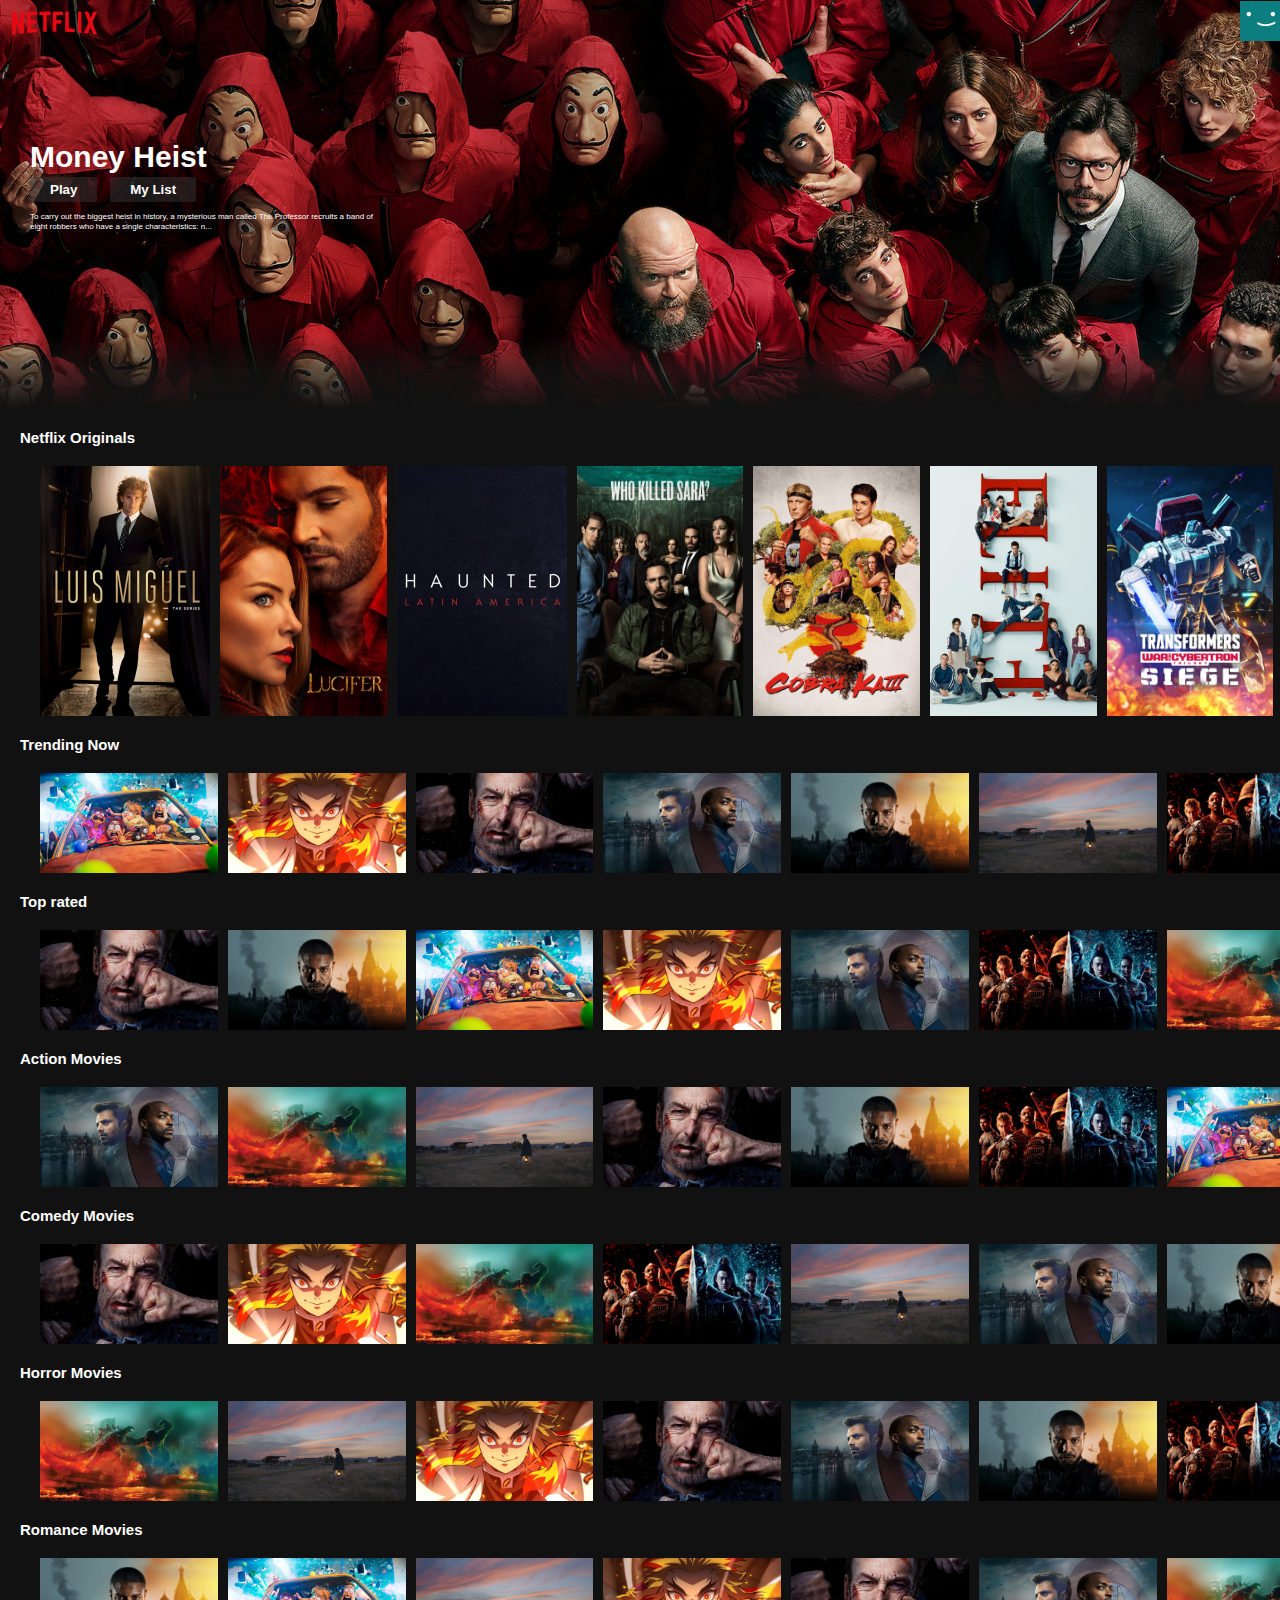
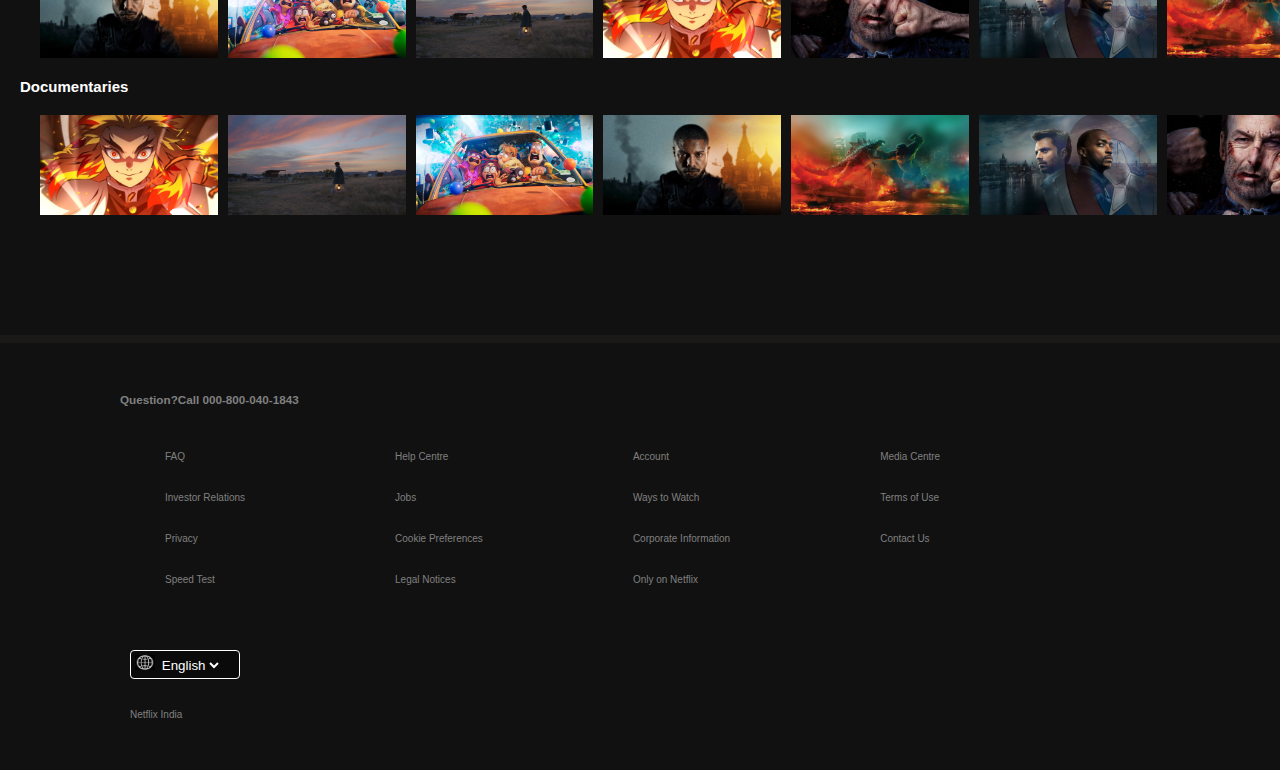
<file: mainpage.html>
<!DOCTYPE html>
<html lang="en">
<head>
    <meta charset="UTF-8">
    <meta http-equiv="X-UA-Compatible" content="IE=edge">
    <meta name="viewport" content="width=device-width, initial-scale=1.0">
    <link rel="stylesheet" href="mainstyle.css">
    <link rel="icon" href="pix/netflix-logo-png-2616.png">
    <title>Netflix India- Watch TV shows Online, Watch Movies Online</title>
</head>
<body>
    <div class="navbar" id="nav">
        <img src="pix2/netflix-logo.png" alt="" class="nav_logo">
        <img src="pix2/netflix-avatar.png" alt="" class="nav_avatar">
    </div>
    <div class="nav_fade">
        
    </div>
    <!-- header -->
    <div class="banner">
        <div class="banner_contents">
            <h1 class="banner_title">Money Heist</h1>
            <div class="banner_buttons">
                <button class="banner_button">Play</button>
                <button class="banner_button">My List</button>
            </div>
            <div class="banner_description">
                To carry out the biggest heist in history, a mysterious man called The Professor 
                recruits a band of eight robbers who have a single characteristics: n...
            </div>
        </div>
        <div class="banner-fadeBottom">
             
        </div>
    </div>

    <!-- Netflix Originals -->
    <div class="row">
        <h2>Netflix Originals</h2>
        <div class="row_posters">
            <img src="pix2/large-movie1.jpg" alt="" class="row_poster row_posterlarge">
            <img src="pix2/large-movie2.jpg" alt="" class="row_poster row_posterlarge">
            <img src="pix2/large-movie3.jpg" alt="" class="row_poster row_posterlarge">
            <img src="pix2/large-movie4.jpg" alt="" class="row_poster row_posterlarge">
            <img src="pix2/large-movie5.jpg" alt="" class="row_poster row_posterlarge">
            <img src="pix2/large-movie6.jpg" alt="" class="row_poster row_posterlarge">
            <img src="pix2/large-movie7.jpg" alt="" class="row_poster row_posterlarge">
            <img src="pix2/large-movie8.jpg" alt="" class="row_poster row_posterlarge">
            <img src="pix2/large-movie1.jpg" alt="" class="row_poster row_posterlarge">
            <img src="pix2/large-movie2.jpg" alt="" class="row_poster row_posterlarge">
            <img src="pix2/large-movie3.jpg" alt="" class="row_poster row_posterlarge">
            <img src="pix2/large-movie4.jpg" alt="" class="row_poster row_posterlarge">
            <img src="pix2/large-movie5.jpg" alt="" class="row_poster row_posterlarge">
            <img src="pix2/large-movie6.jpg" alt="" class="row_poster row_posterlarge">
            <img src="pix2/large-movie7.jpg" alt="" class="row_poster row_posterlarge">
            <img src="pix2/large-movie8.jpg" alt="" class="row_poster row_posterlarge">
        </div>

    </div>

    <!-- Trending Now -->
    <div class="row">
        <h2>Trending Now</h2>
        <div class="row_posters">
            <img src="pix2/small-movie4.jpg" alt="" class="row_poster row_postersmall">
            <img src="pix2/small-movie8.jpg" alt="" class="row_poster row_postersmall">
            <img src="pix2/small-movie7.jpg" alt="" class="row_poster row_postersmall">
            <img src="pix2/small-movie5.jpg" alt="" class="row_poster row_postersmall">
            <img src="pix2/small-movie2.jpg" alt="" class="row_poster row_postersmall">
            <img src="pix2/small-movie6.jpg" alt="" class="row_poster row_postersmall">
            <img src="pix2/small-movie1.jpg" alt="" class="row_poster row_postersmall">
            <img src="pix2/small-movie3.jpg" alt="" class="row_poster row_postersmall">
            <img src="pix2/small-movie4.jpg" alt="" class="row_poster row_postersmall">
            <img src="pix2/small-movie8.jpg" alt="" class="row_poster row_postersmall">
            <img src="pix2/small-movie7.jpg" alt="" class="row_poster row_postersmall">
            <img src="pix2/small-movie5.jpg" alt="" class="row_poster row_postersmall">
            <img src="pix2/small-movie2.jpg" alt="" class="row_poster row_postersmall">
            <img src="pix2/small-movie6.jpg" alt="" class="row_poster row_postersmall">
            <img src="pix2/small-movie1.jpg" alt="" class="row_poster row_postersmall">
            <img src="pix2/small-movie3.jpg" alt="" class="row_poster row_postersmall">
        </div>
    </div>

    <!-- Top rated -->
    <div class="row">
        <h2>Top rated</h2>
        <div class="row_posters">
            <img src="pix2/small-movie7.jpg" alt="" class="row_poster row_postersmall">
            <img src="pix2/small-movie2.jpg" alt="" class="row_poster row_postersmall">
            <img src="pix2/small-movie4.jpg" alt="" class="row_poster row_postersmall">
            <img src="pix2/small-movie8.jpg" alt="" class="row_poster row_postersmall">
            <img src="pix2/small-movie5.jpg" alt="" class="row_poster row_postersmall">
            <img src="pix2/small-movie1.jpg" alt="" class="row_poster row_postersmall">
            <img src="pix2/small-movie3.jpg" alt="" class="row_poster row_postersmall">
            <img src="pix2/small-movie6.jpg" alt="" class="row_poster row_postersmall">
            <img src="pix2/small-movie7.jpg" alt="" class="row_poster row_postersmall">
            <img src="pix2/small-movie2.jpg" alt="" class="row_poster row_postersmall">
            <img src="pix2/small-movie4.jpg" alt="" class="row_poster row_postersmall">
            <img src="pix2/small-movie8.jpg" alt="" class="row_poster row_postersmall">
            <img src="pix2/small-movie5.jpg" alt="" class="row_poster row_postersmall">
            <img src="pix2/small-movie1.jpg" alt="" class="row_poster row_postersmall">
            <img src="pix2/small-movie3.jpg" alt="" class="row_poster row_postersmall">
            <img src="pix2/small-movie6.jpg" alt="" class="row_poster row_postersmall">
        </div>
    </div>

    <!-- Action Movies -->
    <div class="row">
        <h2>Action Movies</h2>
        <div class="row_posters">
            <img src="pix2/small-movie5.jpg" alt="" class="row_poster row_postersmall">
            <img src="pix2/small-movie3.jpg" alt="" class="row_poster row_postersmall">
            <img src="pix2/small-movie6.jpg" alt="" class="row_poster row_postersmall">
            <img src="pix2/small-movie7.jpg" alt="" class="row_poster row_postersmall">
            <img src="pix2/small-movie2.jpg" alt="" class="row_poster row_postersmall">
            <img src="pix2/small-movie1.jpg" alt="" class="row_poster row_postersmall">
            <img src="pix2/small-movie4.jpg" alt="" class="row_poster row_postersmall">
            <img src="pix2/small-movie8.jpg" alt="" class="row_poster row_postersmall">
            <img src="pix2/small-movie5.jpg" alt="" class="row_poster row_postersmall">
            <img src="pix2/small-movie3.jpg" alt="" class="row_poster row_postersmall">
            <img src="pix2/small-movie6.jpg" alt="" class="row_poster row_postersmall">
            <img src="pix2/small-movie7.jpg" alt="" class="row_poster row_postersmall">
            <img src="pix2/small-movie2.jpg" alt="" class="row_poster row_postersmall">
            <img src="pix2/small-movie1.jpg" alt="" class="row_poster row_postersmall">
            <img src="pix2/small-movie4.jpg" alt="" class="row_poster row_postersmall">
            <img src="pix2/small-movie8.jpg" alt="" class="row_poster row_postersmall">
        </div>
    </div>

    <!-- Comedy Movies -->
    <div class="row">
        <h2>Comedy Movies</h2>
        <div class="row_posters">
            <img src="pix2/small-movie7.jpg" alt="" class="row_poster row_postersmall">
            <img src="pix2/small-movie8.jpg" alt="" class="row_poster row_postersmall">
            <img src="pix2/small-movie3.jpg" alt="" class="row_poster row_postersmall">
            <img src="pix2/small-movie1.jpg" alt="" class="row_poster row_postersmall">
            <img src="pix2/small-movie6.jpg" alt="" class="row_poster row_postersmall">
            <img src="pix2/small-movie5.jpg" alt="" class="row_poster row_postersmall">
            <img src="pix2/small-movie2.jpg" alt="" class="row_poster row_postersmall">
            <img src="pix2/small-movie4.jpg" alt="" class="row_poster row_postersmall">
            <img src="pix2/small-movie7.jpg" alt="" class="row_poster row_postersmall">
            <img src="pix2/small-movie8.jpg" alt="" class="row_poster row_postersmall">
            <img src="pix2/small-movie3.jpg" alt="" class="row_poster row_postersmall">
            <img src="pix2/small-movie1.jpg" alt="" class="row_poster row_postersmall">
            <img src="pix2/small-movie6.jpg" alt="" class="row_poster row_postersmall">
            <img src="pix2/small-movie5.jpg" alt="" class="row_poster row_postersmall">
            <img src="pix2/small-movie2.jpg" alt="" class="row_poster row_postersmall">
            <img src="pix2/small-movie4.jpg" alt="" class="row_poster row_postersmall">
        </div>
    </div>

    <!-- Horror Movies -->
    <div class="row">
        <h2>Horror Movies</h2>
        <div class="row_posters">
            <img src="pix2/small-movie3.jpg" alt="" class="row_poster row_postersmall">
            <img src="pix2/small-movie6.jpg" alt="" class="row_poster row_postersmall">
            <img src="pix2/small-movie8.jpg" alt="" class="row_poster row_postersmall">
            <img src="pix2/small-movie7.jpg" alt="" class="row_poster row_postersmall">
            <img src="pix2/small-movie5.jpg" alt="" class="row_poster row_postersmall">
            <img src="pix2/small-movie2.jpg" alt="" class="row_poster row_postersmall">
            <img src="pix2/small-movie1.jpg" alt="" class="row_poster row_postersmall">
            <img src="pix2/small-movie4.jpg" alt="" class="row_poster row_postersmall">
            <img src="pix2/small-movie3.jpg" alt="" class="row_poster row_postersmall">
            <img src="pix2/small-movie6.jpg" alt="" class="row_poster row_postersmall">
            <img src="pix2/small-movie8.jpg" alt="" class="row_poster row_postersmall">
            <img src="pix2/small-movie7.jpg" alt="" class="row_poster row_postersmall">
            <img src="pix2/small-movie5.jpg" alt="" class="row_poster row_postersmall">
            <img src="pix2/small-movie2.jpg" alt="" class="row_poster row_postersmall">
            <img src="pix2/small-movie1.jpg" alt="" class="row_poster row_postersmall">
            <img src="pix2/small-movie4.jpg" alt="" class="row_poster row_postersmall">
        </div>
    </div>

    <!-- Romance Movies -->
    <div class="row">
        <h2>Romance Movies</h2>
        <div class="row_posters">
            <img src="pix2/small-movie2.jpg" alt="" class="row_poster row_postersmall">
            <img src="pix2/small-movie4.jpg" alt="" class="row_poster row_postersmall">
            <img src="pix2/small-movie6.jpg" alt="" class="row_poster row_postersmall">
            <img src="pix2/small-movie8.jpg" alt="" class="row_poster row_postersmall">
            <img src="pix2/small-movie7.jpg" alt="" class="row_poster row_postersmall">
            <img src="pix2/small-movie5.jpg" alt="" class="row_poster row_postersmall">
            <img src="pix2/small-movie3.jpg" alt="" class="row_poster row_postersmall">
            <img src="pix2/small-movie1.jpg" alt="" class="row_poster row_postersmall">
            <img src="pix2/small-movie2.jpg" alt="" class="row_poster row_postersmall">
            <img src="pix2/small-movie4.jpg" alt="" class="row_poster row_postersmall">
            <img src="pix2/small-movie6.jpg" alt="" class="row_poster row_postersmall">
            <img src="pix2/small-movie8.jpg" alt="" class="row_poster row_postersmall">
            <img src="pix2/small-movie7.jpg" alt="" class="row_poster row_postersmall">
            <img src="pix2/small-movie5.jpg" alt="" class="row_poster row_postersmall">
            <img src="pix2/small-movie7.jpg" alt="" class="row_poster row_postersmall">
            <img src="pix2/small-movie1.jpg" alt="" class="row_poster row_postersmall">
        </div>
    </div>

    <!-- Documentaries -->
    <div class="row">
        <h2>Documentaries</h2>
        <div class="row_posters">
            <img src="pix2/small-movie8.jpg" alt="" class="row_poster row_postersmall">
            <img src="pix2/small-movie6.jpg" alt="" class="row_poster row_postersmall">
            <img src="pix2/small-movie4.jpg" alt="" class="row_poster row_postersmall">
            <img src="pix2/small-movie2.jpg" alt="" class="row_poster row_postersmall">
            <img src="pix2/small-movie3.jpg" alt="" class="row_poster row_postersmall">
            <img src="pix2/small-movie5.jpg" alt="" class="row_poster row_postersmall">
            <img src="pix2/small-movie7.jpg" alt="" class="row_poster row_postersmall">
            <img src="pix2/small-movie1.jpg" alt="" class="row_poster row_postersmall">
            <img src="pix2/small-movie8.jpg" alt="" class="row_poster row_postersmall">
            <img src="pix2/small-movie6.jpg" alt="" class="row_poster row_postersmall">
            <img src="pix2/small-movie4.jpg" alt="" class="row_poster row_postersmall">
            <img src="pix2/small-movie2.jpg" alt="" class="row_poster row_postersmall">
            <img src="pix2/small-movie3.jpg" alt="" class="row_poster row_postersmall">
            <img src="pix2/small-movie5.jpg" alt="" class="row_poster row_postersmall">
            <img src="pix2/small-movie7.jpg" alt="" class="row_poster row_postersmall">
            <img src="pix2/small-movie1.jpg" alt="" class="row_poster row_postersmall">
        </div>
    </div> 
    <script>
        const nav = document.getElementById('nav');

        window.addEventListener('scroll', () => {
            if(window.scrollY >= 100) {
                nav.classList.add('nav_black');
            }
            else{
                nav.classList.remove('nav_black');
            }
        });
    </script>

    <footer class="footer_style">
        <div class="fade_footer"></div>
        <h3 style="margin-left:20px ;margin-bottom: 20px;">Question?Call 000-800-040-1843</h3>
        <div class="footer_info">
            <ul>
                <li>FAQ</li>
                <li>Investor Relations</li>
                <li>Privacy</li>
                <li>Speed Test</li>
            </ul>
            <ul>
                <li>Help Centre</li>
                <li>Jobs</li>
                <li>Cookie Preferences</li>
                <li>Legal Notices</li>
            </ul>
            <ul>
                <li>Account</li>
                <li>Ways to Watch</li>
                <li>Corporate Information</li>
                <li>Only on Netflix</li>
            </ul>
            <ul>
                <li>Media Centre</li>
                <li>Terms of Use</li>
                <li>Contact Us </li>
            </ul>
        </div>
        <div class="footer_language">
            <img src="pix/globe .png" alt="globe" width="20" height="15">
            <select name="English" id="languageselect" class="footer_languages">
                <option value="English " selected>English</option>
                <option value="Hindi" >Hindi</option>
            </select>
        </div>
        <p style="margin-left:30px ;">Netflix India </p>

    </footer>
</body>
</html>
</file>
<file: mainstyle.css>
*{
    margin: 0;
    box-sizing: border-box;
}
body{
    font-family: Arial, Helvetica, sans-serif;
    background-color: #111;
}
html{
    font-size: 62.5%;
}
@media (max-width:430px){
    html{
        font-size:55%;
    }
    .banner{
        backg
    }
}
.row_poster{
    width: 100%;
    object-fit: contain ;
    max-height: 10.0rem;
    margin-right: 1.0rem;
    transition: transform 450ms; 
}
.row_posters{
    display: flex ;
    overflow-y: hidden ;
    overflow-x: scroll;
    padding: 2.0rem;
}
.row_posters :hover {
    transform: scale(1.08);
}
.row_posters::-webkit-scrollbar{
    display: none ;
}
.row_posterlarge{
    max-height: 25.0rem;
 
}
.row_posterlarge :hover{
    transform: scale(1.09)
}
.row{
    color: white;
    margin-left: 2.0rem;
}
.banner{
    background-image: url(pix2/banner.jpg);
    background-size: cover;
    background-position: center center;
    color: white;
    object-fit: contain;
    height: auto;
    width: 100%;
    margin-bottom: 2.0rem;

}
.banner:hover{
    
}
.banner_contents{
    margin-left: 3.0rem;
    padding-top: 14.0rem;
    height: 19.0rem;
}
.banner_title{
    font-size: 3rem ;
    font-weight: 800;
    padding-bottom: 0.3rem;
}
.banner_description{
    width: 45rem;
    line-height: 1.3;
    padding-top: 1rem;
    font-size: 0.8rem ;
    max-width: 36.0rem;
    height: 18.0rem;
}
.banner_button{
    cursor: pointer;
    color: #fff;
    outline: none;
    border: none;
    font-weight: 700;
    border-radius:0.2vw;
    padding-left: 2rem;
    padding-right: 2rem;
    margin-right: 1rem;
    padding-top: 0.5rem;
    padding-bottom: 0.5rem;
    background-color: rgba(51, 51, 51, 0.5 );
    text-align: center;
}
.banner_button:hover{
    background-color: gray;
    color: black;
    transition: transform 450ms;
}
.banner-fadeBottom{
    margin-top: 14.5rem;
    height: 7.4rem;
    background-image: linear-gradient(180deg, transparent , rgba(24,24,24,0.61),#111);

}
.navbar{
    position: fixed;
    top: 0;
    width: 100%;
    display: flex;
    justify-content: space-between;
    z-index: 1;
    transition-timing-function: ease-in;
    transition: all 0.5s; 
}
.nav_logo{
    width: 10.0rem;
    object-fit: contain;
    padding: 1.0rem .0rem .5rem 1.0rem;
    padding-top: 1.0rem;
}
.nav_avatar{
    width: 4.0rem;
    object-fit: contain; 
    
}
.nav_black{
    background-image: linear-gradient(360deg, transparent , rgba(37,37,37,100),rgb(0, 0, 0));
}
.footer_style{
    padding: 5.0rem .0rem 5.0rem 10.0rem;
    color: gray;
    border-top: .8rem solid rgb(27, 24, 24);
    margin-top: 10.0rem;
}
.footer_info{
    display: flex;
    padding: 1.0rem;
    margin-right: 1.0rem;
    padding-right: 2.0rem;
    gap: 8.0rem;
    text-decoration: none;
}
.footer_info li{
    padding: 1.5rem;
    color: gray;
    list-style: none;
    cursor: pointer;
    
}

.footer_languages{
    background-color: transparent;
    color: white;
    border: none;
  
}
.footer_language{
    
    border: .1rem solid white;
    padding : 0.4rem;
    border-radius : .4rem;
    background: rgba(0, 0, 0, 0.4);
    width: 11.0rem;
    margin: 4.0rem .0rem 3.0rem 3.0rem;
}
.fade_footer{
    background-image: linear-gradient(360deg, transparent , rgba(37,37,37,100),rgb(0, 0, 0));

}
</file>
